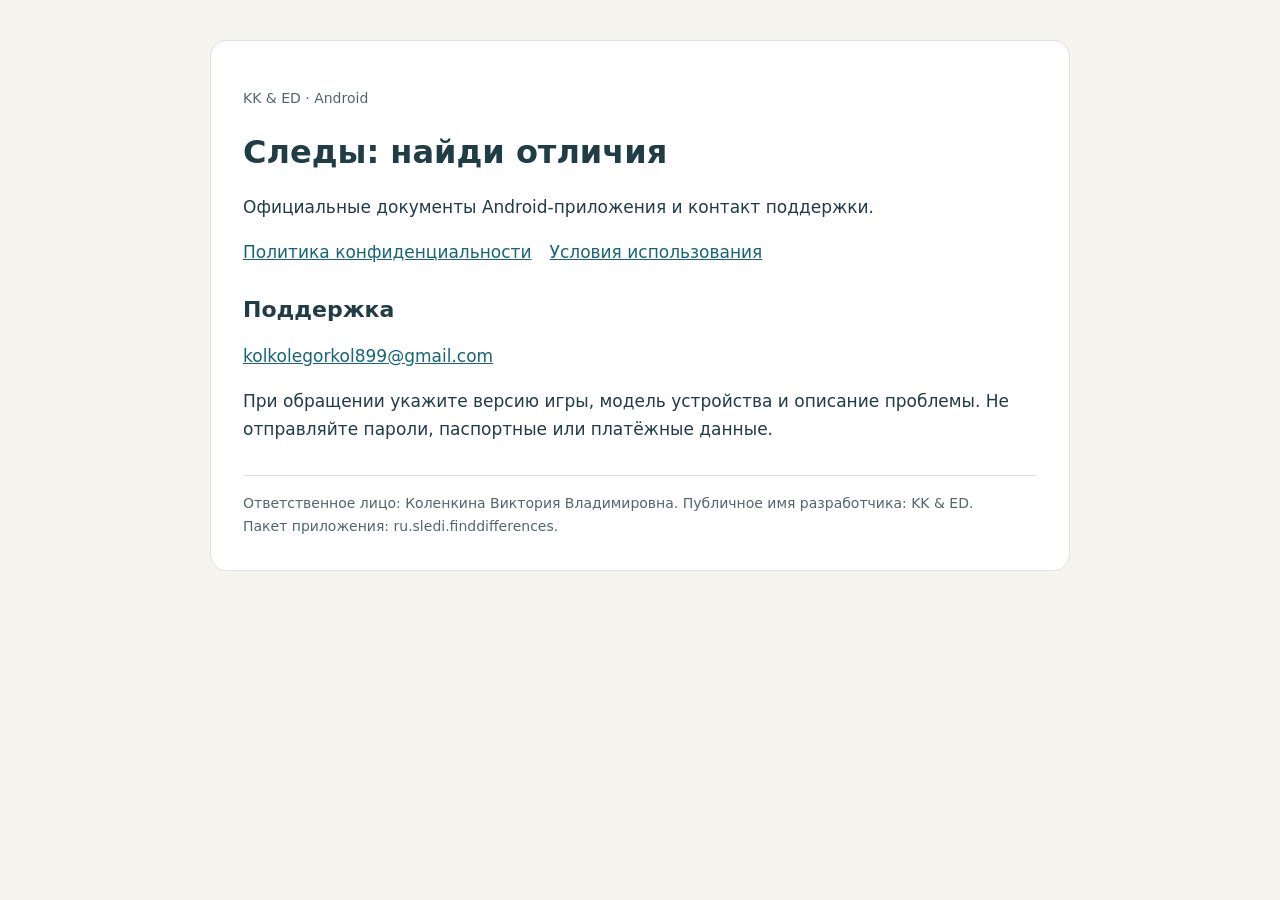
<file: index.html>
<!doctype html><html lang="ru"><head><meta charset="utf-8"><meta name="viewport" content="width=device-width,initial-scale=1"><title>Следы: найди отличия — документы и поддержка</title><link rel="stylesheet" href="style.css"></head><body><main>
<p class="meta">KK &amp; ED · Android</p><h1>Следы: найди отличия</h1>
<p>Официальные документы Android-приложения и контакт поддержки.</p>
<nav aria-label="Документы"><a href="privacy.html">Политика конфиденциальности</a><a href="terms.html">Условия использования</a></nav>
<h2>Поддержка</h2><p><a href="mailto:kolkolegorkol899@gmail.com">kolkolegorkol899@gmail.com</a></p>
<p>При обращении укажите версию игры, модель устройства и описание проблемы. Не отправляйте пароли, паспортные или платёжные данные.</p>
<footer>Ответственное лицо: Коленкина Виктория Владимировна. Публичное имя разработчика: KK &amp; ED.<br>Пакет приложения: ru.sledi.finddifferences.</footer>
</main></body></html>
</file>
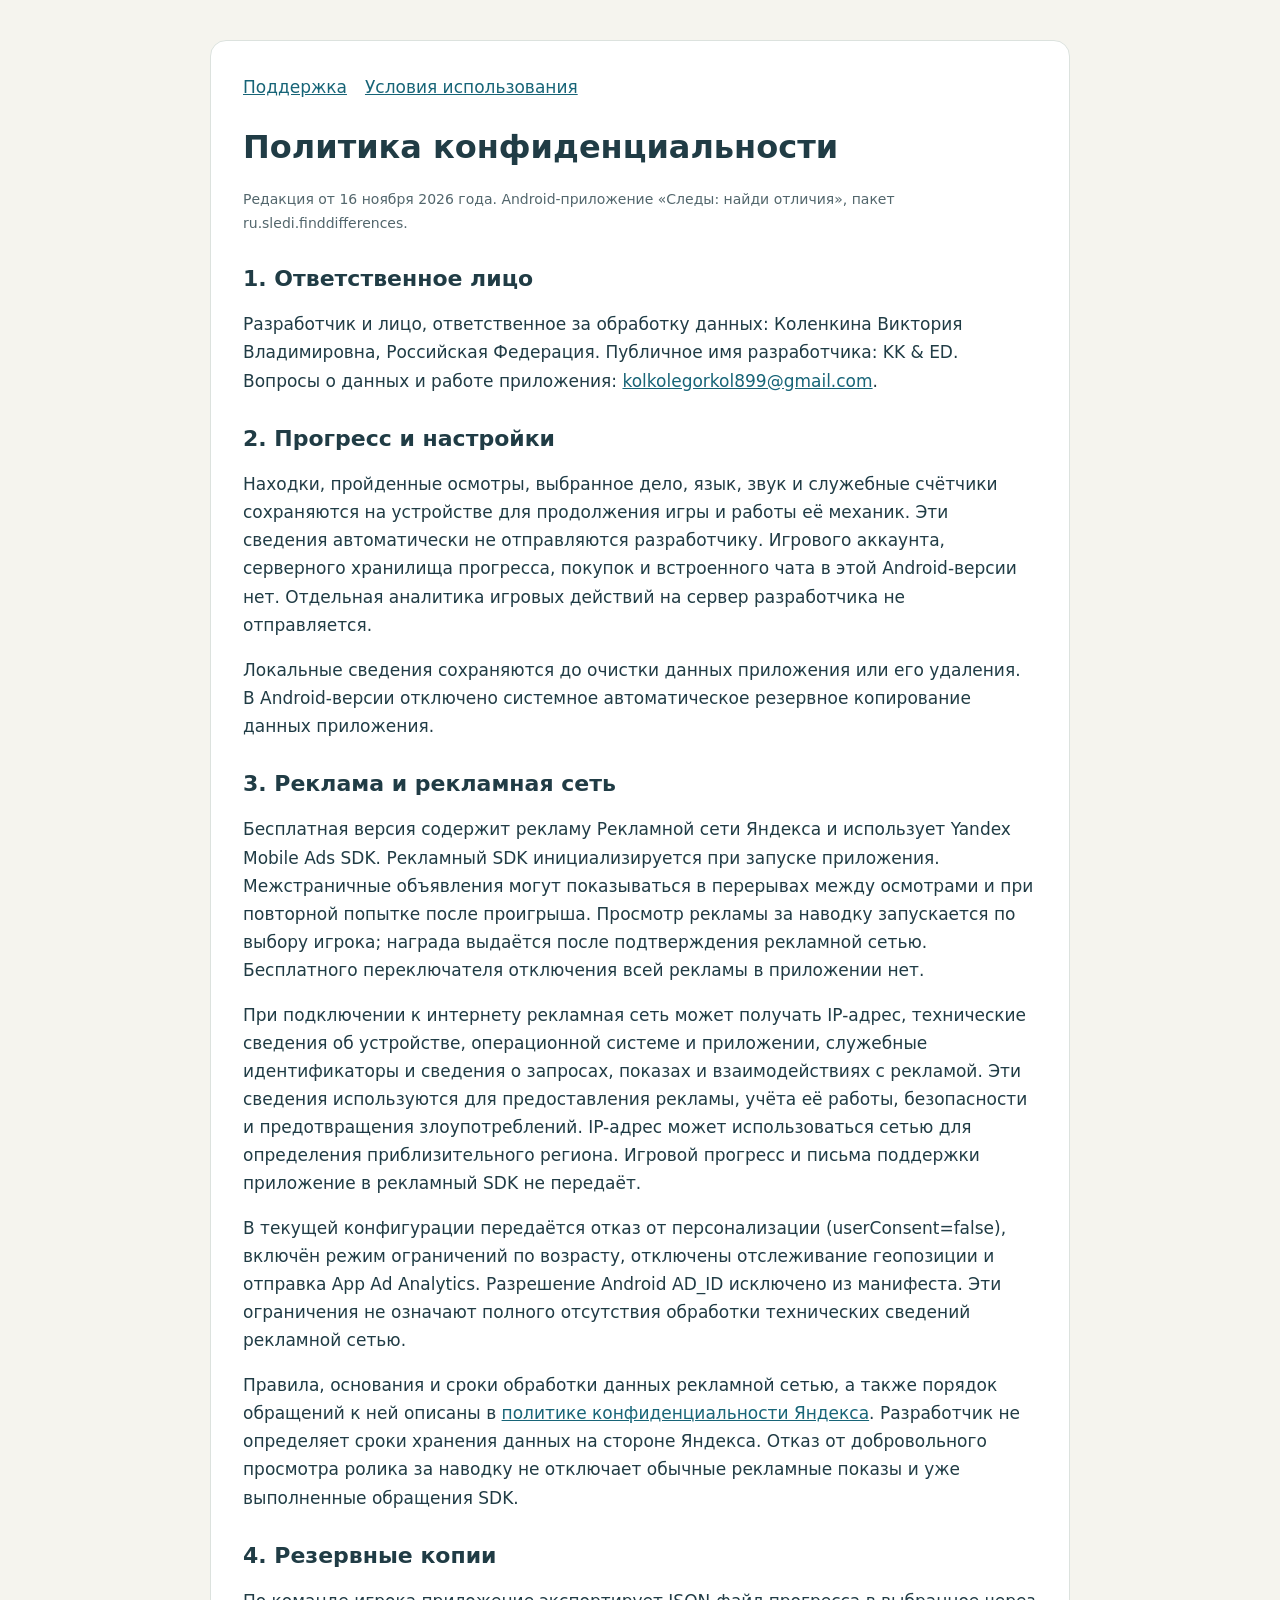
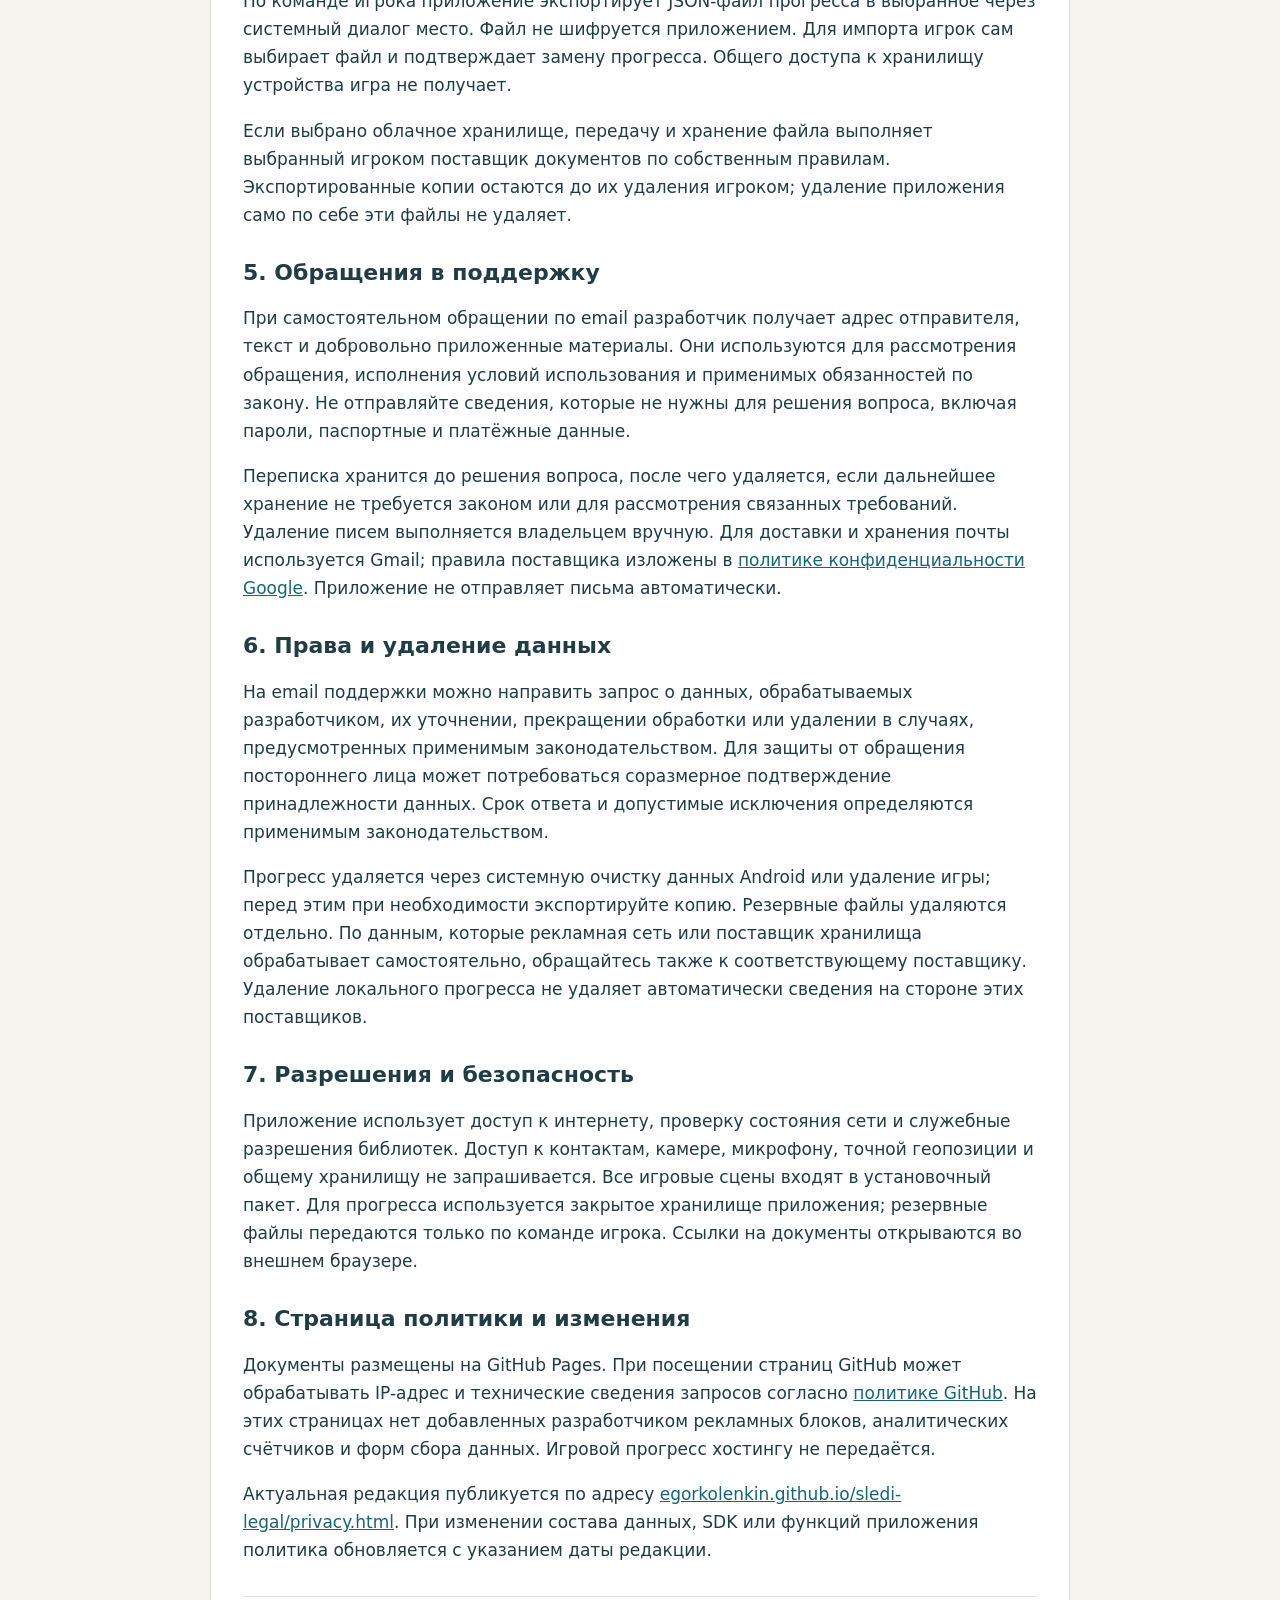
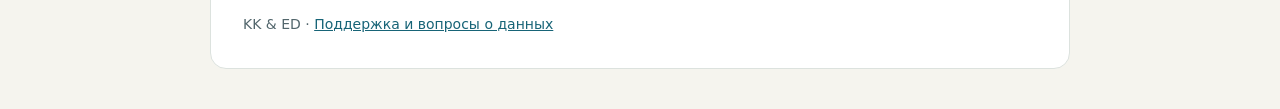
<file: privacy.html>
<!doctype html><html lang="ru"><head><meta charset="utf-8"><meta name="viewport" content="width=device-width,initial-scale=1"><title>Политика конфиденциальности — Следы: найди отличия</title><link rel="stylesheet" href="style.css"></head><body><main>
<nav aria-label="Документы"><a href="index.html">Поддержка</a><a href="terms.html">Условия использования</a></nav>
<h1>Политика конфиденциальности</h1><p class="meta">Редакция от 16 ноября 2026 года. Android-приложение «Следы: найди отличия», пакет ru.sledi.finddifferences.</p>
<h2>1. Ответственное лицо</h2><p>Разработчик и лицо, ответственное за обработку данных: Коленкина Виктория Владимировна, Российская Федерация. Публичное имя разработчика: KK &amp; ED. Вопросы о данных и работе приложения: <a href="mailto:kolkolegorkol899@gmail.com">kolkolegorkol899@gmail.com</a>.</p>
<h2>2. Прогресс и настройки</h2><p>Находки, пройденные осмотры, выбранное дело, язык, звук и служебные счётчики сохраняются на устройстве для продолжения игры и работы её механик. Эти сведения автоматически не отправляются разработчику. Игрового аккаунта, серверного хранилища прогресса, покупок и встроенного чата в этой Android-версии нет. Отдельная аналитика игровых действий на сервер разработчика не отправляется.</p>
<p>Локальные сведения сохраняются до очистки данных приложения или его удаления. В Android-версии отключено системное автоматическое резервное копирование данных приложения.</p>
<h2>3. Реклама и рекламная сеть</h2><p>Бесплатная версия содержит рекламу Рекламной сети Яндекса и использует Yandex Mobile Ads SDK. Рекламный SDK инициализируется при запуске приложения. Межстраничные объявления могут показываться в перерывах между осмотрами и при повторной попытке после проигрыша. Просмотр рекламы за наводку запускается по выбору игрока; награда выдаётся после подтверждения рекламной сетью. Бесплатного переключателя отключения всей рекламы в приложении нет.</p>
<p>При подключении к интернету рекламная сеть может получать IP-адрес, технические сведения об устройстве, операционной системе и приложении, служебные идентификаторы и сведения о запросах, показах и взаимодействиях с рекламой. Эти сведения используются для предоставления рекламы, учёта её работы, безопасности и предотвращения злоупотреблений. IP-адрес может использоваться сетью для определения приблизительного региона. Игровой прогресс и письма поддержки приложение в рекламный SDK не передаёт.</p>
<p>В текущей конфигурации передаётся отказ от персонализации (userConsent=false), включён режим ограничений по возрасту, отключены отслеживание геопозиции и отправка App Ad Analytics. Разрешение Android AD_ID исключено из манифеста. Эти ограничения не означают полного отсутствия обработки технических сведений рекламной сетью.</p>
<p>Правила, основания и сроки обработки данных рекламной сетью, а также порядок обращений к ней описаны в <a href="https://yandex.ru/legal/confidential/">политике конфиденциальности Яндекса</a>. Разработчик не определяет сроки хранения данных на стороне Яндекса. Отказ от добровольного просмотра ролика за наводку не отключает обычные рекламные показы и уже выполненные обращения SDK.</p>
<h2>4. Резервные копии</h2><p>По команде игрока приложение экспортирует JSON-файл прогресса в выбранное через системный диалог место. Файл не шифруется приложением. Для импорта игрок сам выбирает файл и подтверждает замену прогресса. Общего доступа к хранилищу устройства игра не получает.</p>
<p>Если выбрано облачное хранилище, передачу и хранение файла выполняет выбранный игроком поставщик документов по собственным правилам. Экспортированные копии остаются до их удаления игроком; удаление приложения само по себе эти файлы не удаляет.</p>
<h2>5. Обращения в поддержку</h2><p>При самостоятельном обращении по email разработчик получает адрес отправителя, текст и добровольно приложенные материалы. Они используются для рассмотрения обращения, исполнения условий использования и применимых обязанностей по закону. Не отправляйте сведения, которые не нужны для решения вопроса, включая пароли, паспортные и платёжные данные.</p>
<p>Переписка хранится до решения вопроса, после чего удаляется, если дальнейшее хранение не требуется законом или для рассмотрения связанных требований. Удаление писем выполняется владельцем вручную. Для доставки и хранения почты используется Gmail; правила поставщика изложены в <a href="https://policies.google.com/privacy?hl=ru">политике конфиденциальности Google</a>. Приложение не отправляет письма автоматически.</p>
<h2>6. Права и удаление данных</h2><p>На email поддержки можно направить запрос о данных, обрабатываемых разработчиком, их уточнении, прекращении обработки или удалении в случаях, предусмотренных применимым законодательством. Для защиты от обращения постороннего лица может потребоваться соразмерное подтверждение принадлежности данных. Срок ответа и допустимые исключения определяются применимым законодательством.</p>
<p>Прогресс удаляется через системную очистку данных Android или удаление игры; перед этим при необходимости экспортируйте копию. Резервные файлы удаляются отдельно. По данным, которые рекламная сеть или поставщик хранилища обрабатывает самостоятельно, обращайтесь также к соответствующему поставщику. Удаление локального прогресса не удаляет автоматически сведения на стороне этих поставщиков.</p>
<h2>7. Разрешения и безопасность</h2><p>Приложение использует доступ к интернету, проверку состояния сети и служебные разрешения библиотек. Доступ к контактам, камере, микрофону, точной геопозиции и общему хранилищу не запрашивается. Все игровые сцены входят в установочный пакет. Для прогресса используется закрытое хранилище приложения; резервные файлы передаются только по команде игрока. Ссылки на документы открываются во внешнем браузере.</p>
<h2>8. Страница политики и изменения</h2><p>Документы размещены на GitHub Pages. При посещении страниц GitHub может обрабатывать IP-адрес и технические сведения запросов согласно <a href="https://docs.github.com/en/site-policy/privacy-policies/github-general-privacy-statement">политике GitHub</a>. На этих страницах нет добавленных разработчиком рекламных блоков, аналитических счётчиков и форм сбора данных. Игровой прогресс хостингу не передаётся.</p>
<p>Актуальная редакция публикуется по адресу <a href="https://egorkolenkin.github.io/sledi-legal/privacy.html">egorkolenkin.github.io/sledi-legal/privacy.html</a>. При изменении состава данных, SDK или функций приложения политика обновляется с указанием даты редакции.</p>
<footer>KK &amp; ED · <a href="mailto:kolkolegorkol899@gmail.com">Поддержка и вопросы о данных</a></footer>
</main></body></html>
</file>
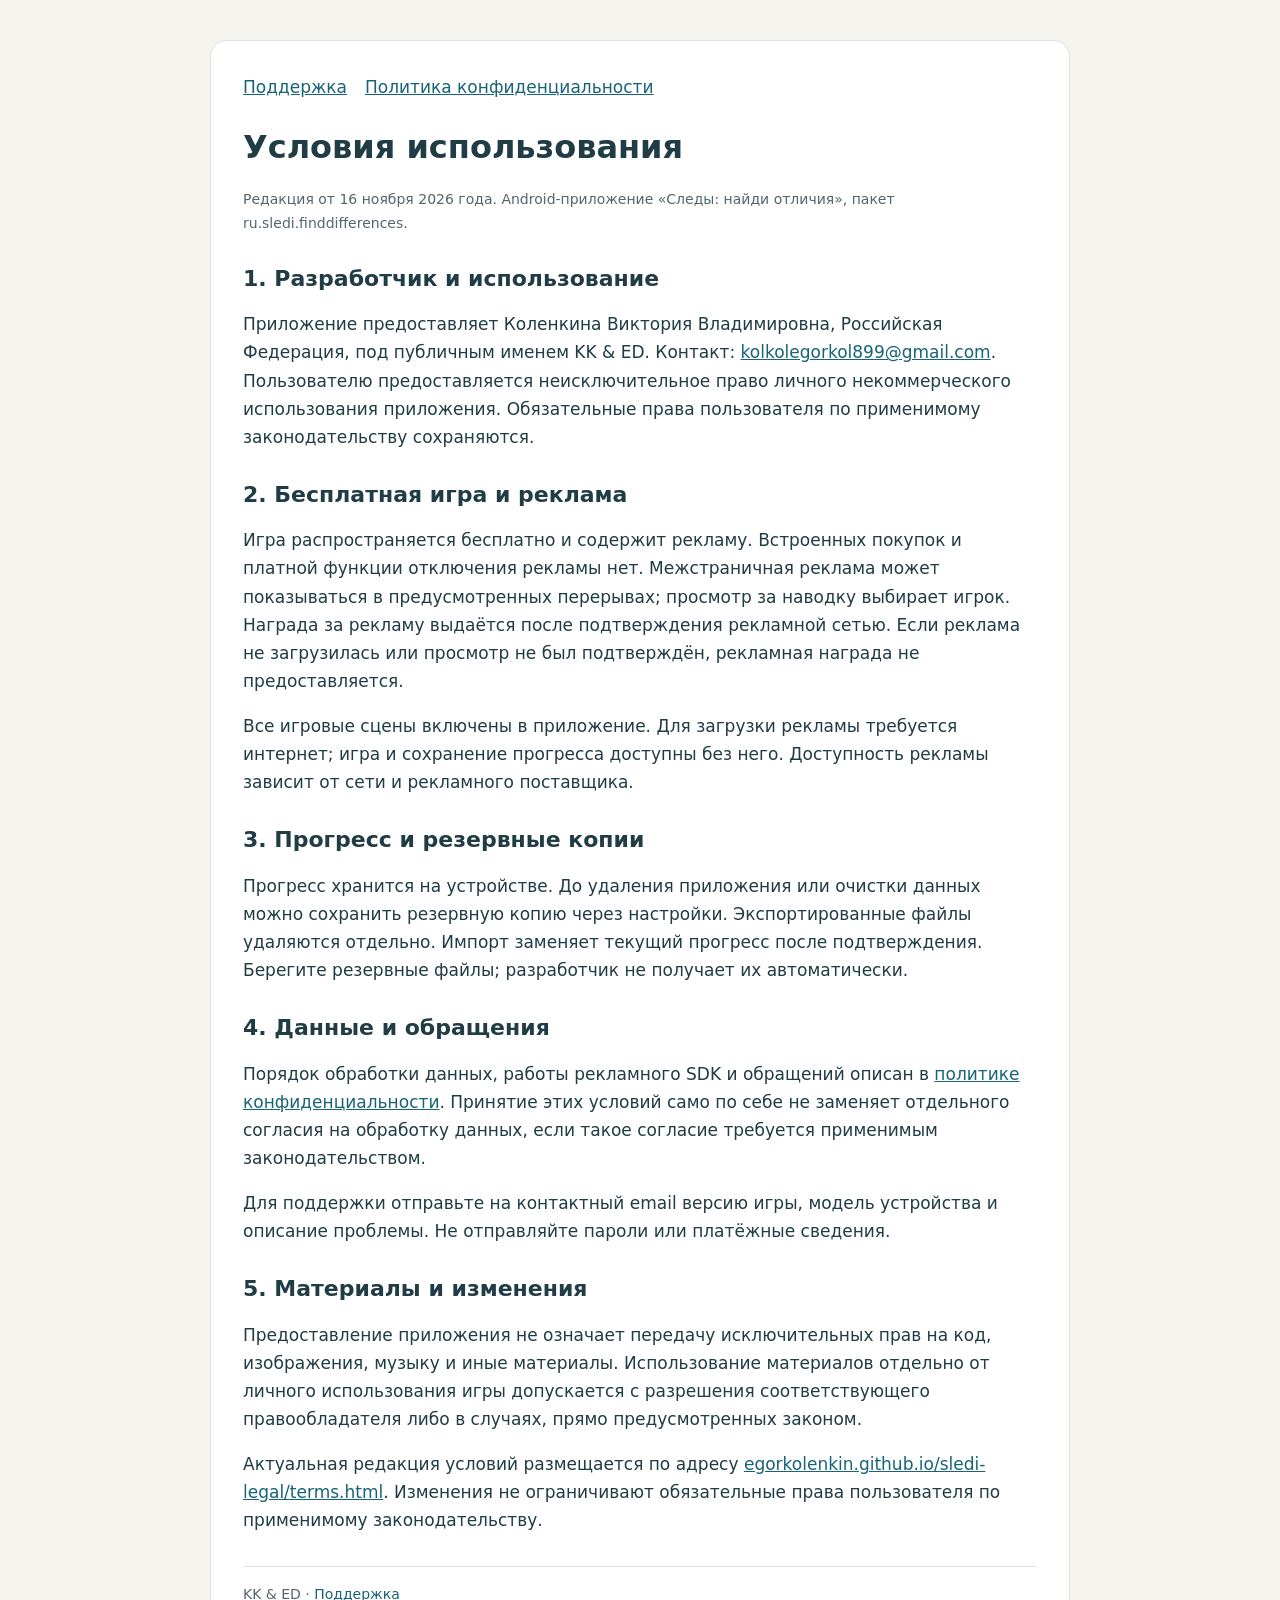
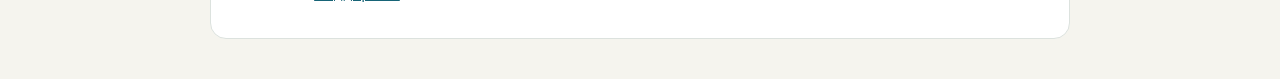
<file: terms.html>
<!doctype html><html lang="ru"><head><meta charset="utf-8"><meta name="viewport" content="width=device-width,initial-scale=1"><title>Условия использования — Следы: найди отличия</title><link rel="stylesheet" href="style.css"></head><body><main>
<nav aria-label="Документы"><a href="index.html">Поддержка</a><a href="privacy.html">Политика конфиденциальности</a></nav>
<h1>Условия использования</h1><p class="meta">Редакция от 16 ноября 2026 года. Android-приложение «Следы: найди отличия», пакет ru.sledi.finddifferences.</p>
<h2>1. Разработчик и использование</h2><p>Приложение предоставляет Коленкина Виктория Владимировна, Российская Федерация, под публичным именем KK &amp; ED. Контакт: <a href="mailto:kolkolegorkol899@gmail.com">kolkolegorkol899@gmail.com</a>. Пользователю предоставляется неисключительное право личного некоммерческого использования приложения. Обязательные права пользователя по применимому законодательству сохраняются.</p>
<h2>2. Бесплатная игра и реклама</h2><p>Игра распространяется бесплатно и содержит рекламу. Встроенных покупок и платной функции отключения рекламы нет. Межстраничная реклама может показываться в предусмотренных перерывах; просмотр за наводку выбирает игрок. Награда за рекламу выдаётся после подтверждения рекламной сетью. Если реклама не загрузилась или просмотр не был подтверждён, рекламная награда не предоставляется.</p>
<p>Все игровые сцены включены в приложение. Для загрузки рекламы требуется интернет; игра и сохранение прогресса доступны без него. Доступность рекламы зависит от сети и рекламного поставщика.</p>
<h2>3. Прогресс и резервные копии</h2><p>Прогресс хранится на устройстве. До удаления приложения или очистки данных можно сохранить резервную копию через настройки. Экспортированные файлы удаляются отдельно. Импорт заменяет текущий прогресс после подтверждения. Берегите резервные файлы; разработчик не получает их автоматически.</p>
<h2>4. Данные и обращения</h2><p>Порядок обработки данных, работы рекламного SDK и обращений описан в <a href="privacy.html">политике конфиденциальности</a>. Принятие этих условий само по себе не заменяет отдельного согласия на обработку данных, если такое согласие требуется применимым законодательством.</p>
<p>Для поддержки отправьте на контактный email версию игры, модель устройства и описание проблемы. Не отправляйте пароли или платёжные сведения.</p>
<h2>5. Материалы и изменения</h2><p>Предоставление приложения не означает передачу исключительных прав на код, изображения, музыку и иные материалы. Использование материалов отдельно от личного использования игры допускается с разрешения соответствующего правообладателя либо в случаях, прямо предусмотренных законом.</p>
<p>Актуальная редакция условий размещается по адресу <a href="https://egorkolenkin.github.io/sledi-legal/terms.html">egorkolenkin.github.io/sledi-legal/terms.html</a>. Изменения не ограничивают обязательные права пользователя по применимому законодательству.</p>
<footer>KK &amp; ED · <a href="mailto:kolkolegorkol899@gmail.com">Поддержка</a></footer>
</main></body></html>
</file>
<file: style.css>
:root{color-scheme:light}*{box-sizing:border-box}body{margin:0;background:#f5f4ee;color:#203c45;font:17px/1.65 system-ui,-apple-system,sans-serif}main{max-width:860px;margin:40px auto;padding:32px;background:white;border:1px solid #dce2de;border-radius:16px}nav{display:flex;gap:18px;flex-wrap:wrap;margin-bottom:26px}a{color:#176477;overflow-wrap:anywhere}h1,h2{line-height:1.25}h1{font-size:32px}h2{font-size:22px;margin-top:30px}.meta,footer{color:#52666c;font-size:14px}footer{border-top:1px solid #dce2de;margin-top:32px;padding-top:16px}@media(max-width:600px){main{margin:0;padding:24px 18px;border:0;border-radius:0}h1{font-size:27px}}
</file>
